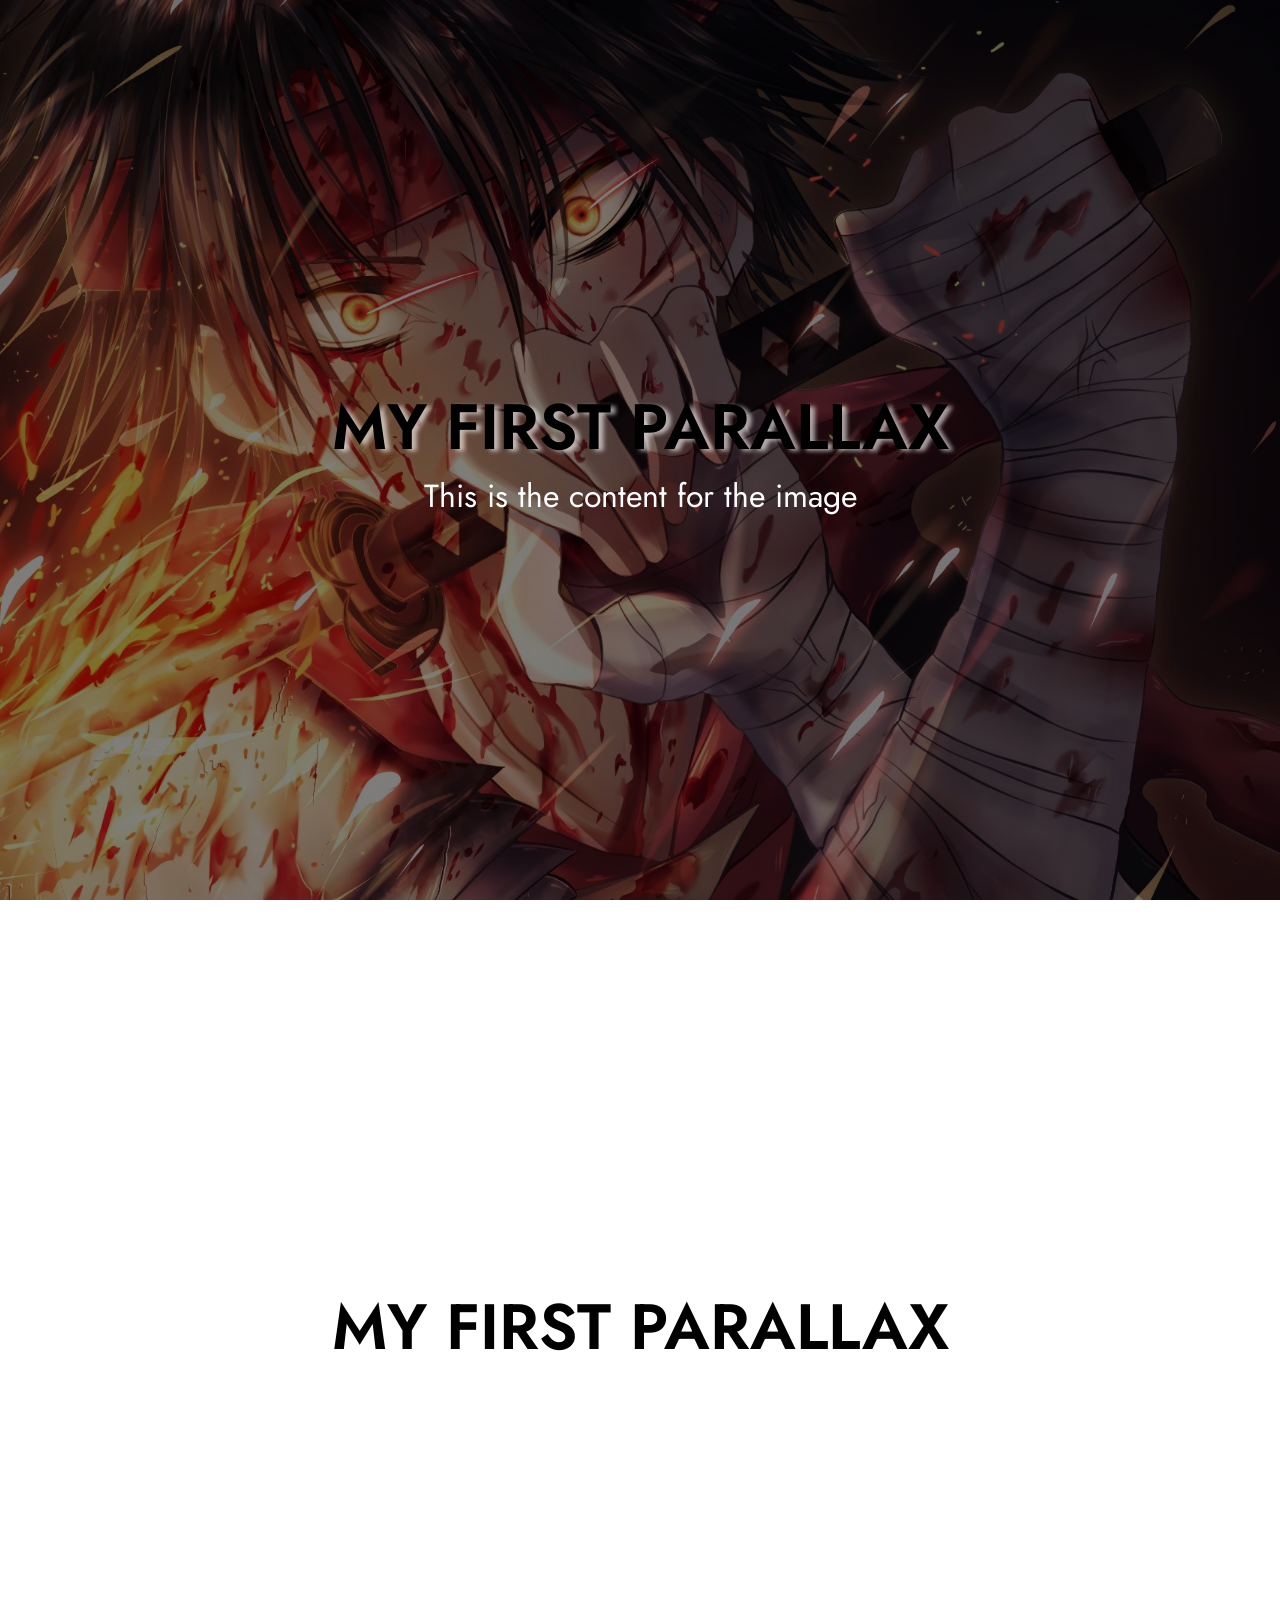
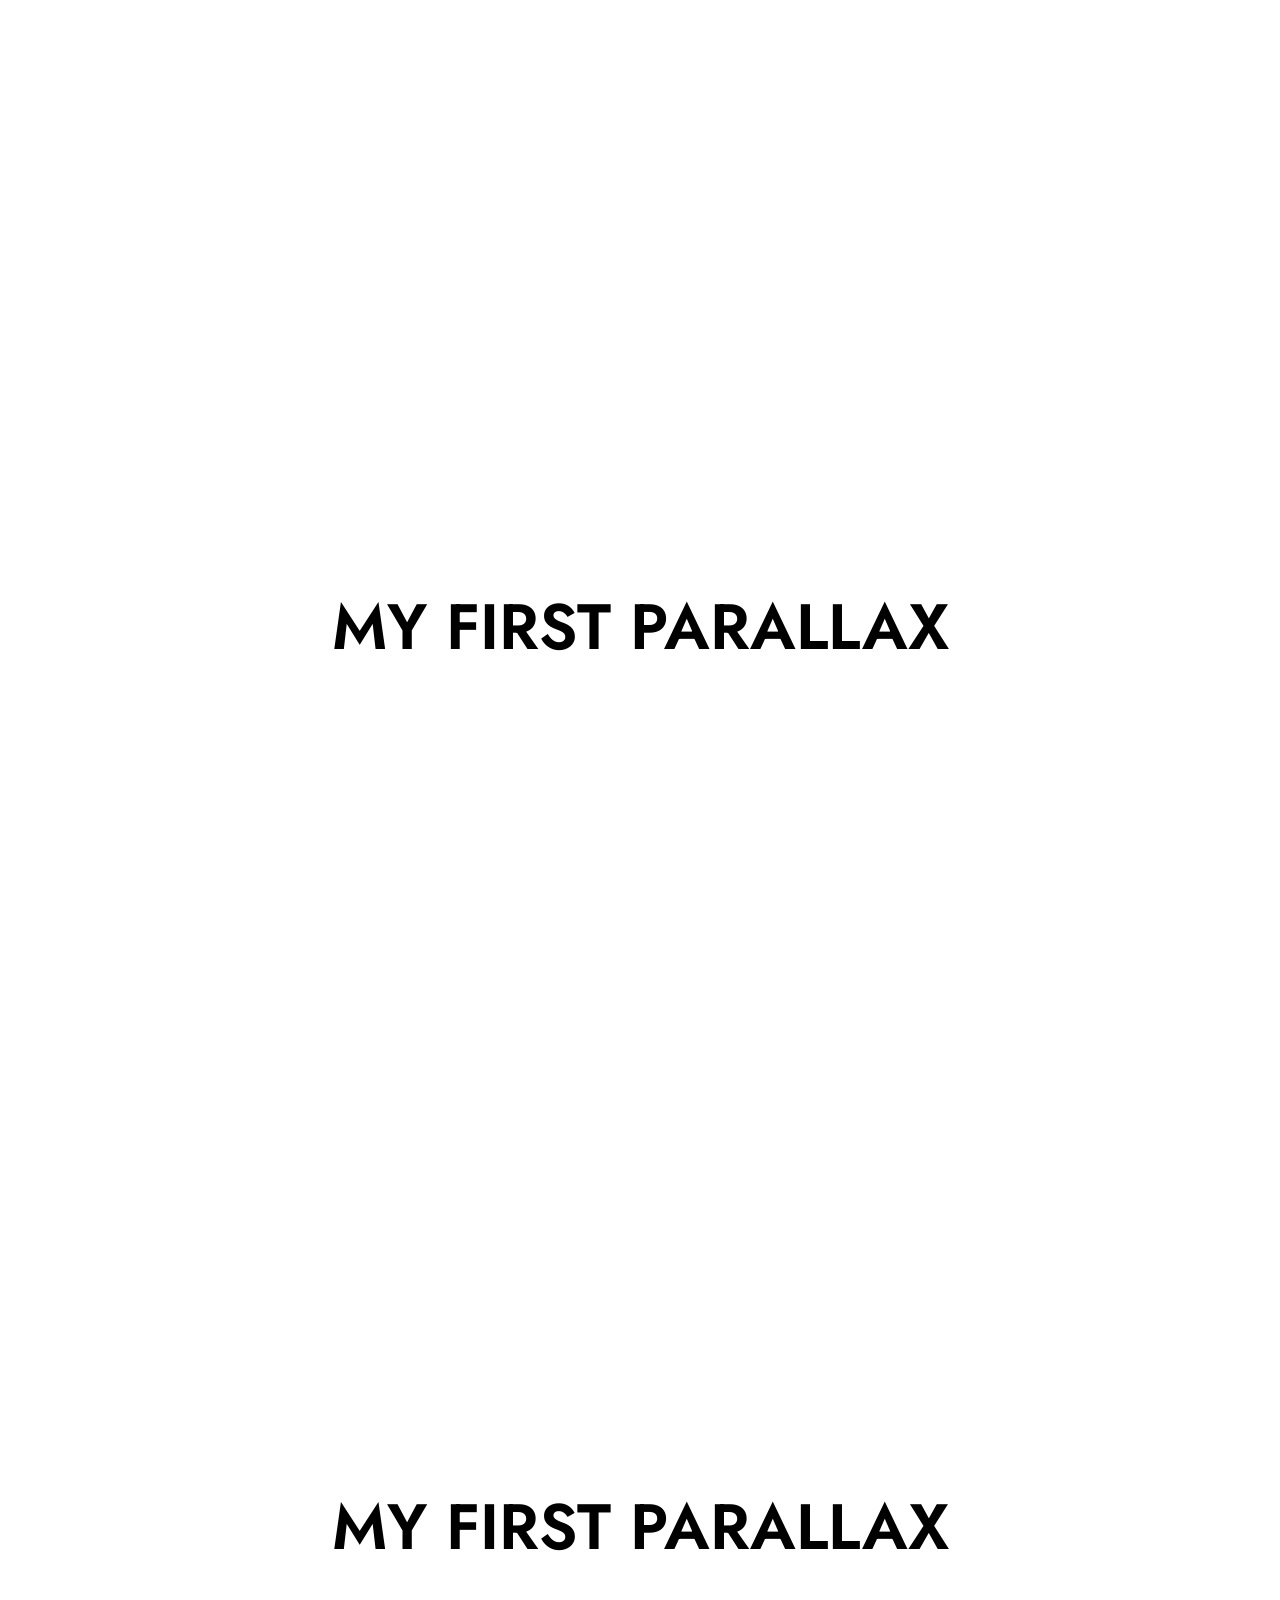
<file: parallax/index.html>
<!DOCTYPE html>
<html lang="en">

<head>
  <meta charset="UTF-8">
  <meta name="viewport" content="width=device-width, initial-scale=1.0">
  <title>Parallax Effect</title>
  <link rel="stylesheet" href="parallax.css">
  <link rel="preconnect" href="https://fonts.googleapis.com">
  <link rel="preconnect" href="https://fonts.gstatic.com" crossorigin>
  <link
    href="https://fonts.googleapis.com/css2?family=Jost:ital,wght@0,100..900;1,100..900&family=Roboto:ital,wght@0,100..900;1,100..900&display=swap"
    rel="stylesheet">
</head>

<body>
  <section class="section1">
    <h1>My first Parallax </h1>
    <p>This is the content for the image</p>
  </section>

  <section class="section2">
    <h1>My first Parallax</h1>
    <p>This is the content for the image</p>
  </section>

  <section class="section3">
    <h1>My first Parallax</h1>
    <p>This is the content for the image</p>
  </section>

  <section class="section4">
    <h1>My first Parallax </h1>
    <p>This is the content for the image</p>
  </section>

</body>

</html>
</file>
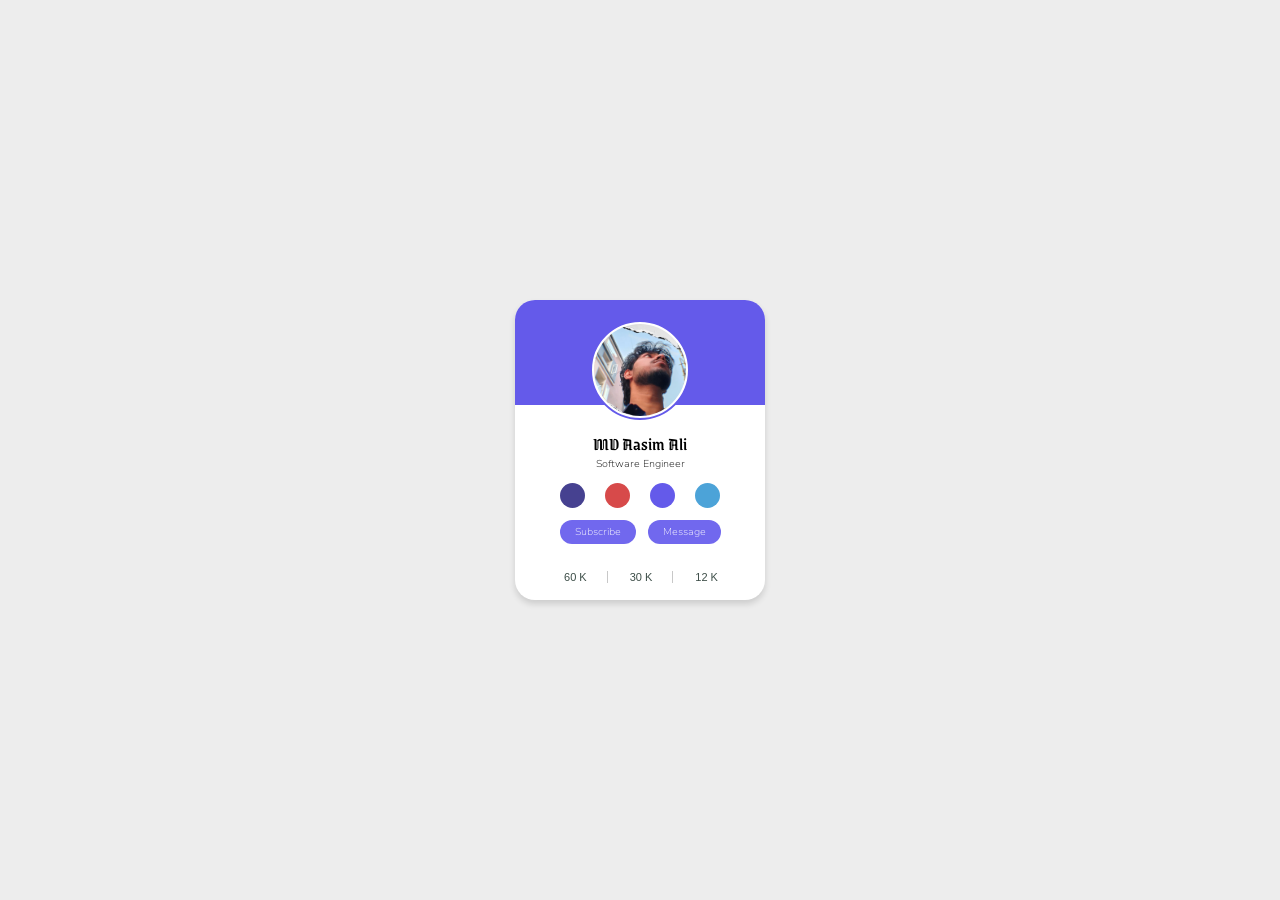
<file: profileCard/index.html>
<!DOCTYPE html>
<html lang="en">

<head>
  <meta charset="UTF-8">
  <meta name="viewport" content="width=device-width, initial-scale=1.0">
  <link rel="stylesheet" href="style.css">

  <link rel="preconnect" href="https://fonts.googleapis.com">
  <link rel="preconnect" href="https://fonts.gstatic.com" crossorigin>
  <link href="https://fonts.googleapis.com/css2?family=Grenze+Gotisch:wght@100..900&family=Nunito+Sans:opsz,wdth,wght@6..12,105,200&display=swap"
    rel="stylesheet">
  <!-- Basic Icons -->
  <link href="https://cdn.boxicons.com/3.0.8/fonts/basic/boxicons.min.css" rel="stylesheet">
  <!-- Filled Icons -->
  <link href="https://cdn.boxicons.com/3.0.8/fonts/filled/boxicons-filled.min.css" rel="stylesheet">
  <!-- Brand Icons -->
  <link href="https://cdn.boxicons.com/3.0.8/fonts/brands/boxicons-brands.min.css" rel="stylesheet">
  <title>Card</title>
</head>

<body>
  <div class="card">
    <div class="card-header">
      <img src="profile.jpg" alt="Profile Picture" class="profile-pic">
    </div>

    <div class="card-body">
      <div class="details">
        <p class="name">MD Aasim Ali</p>
        <p class="title">Software Engineer</p>
      </div>

      <div class="social-media">
        
        <a href="https://www.facebook.com/mdaasim.ali.963" aria-label="Facebook" class="link" style="background-color: rgb(70, 65, 144);">
          <i class="bxl bx-facebook"></i> 
        </a>
      
        <a href="https://www.instagram.com/a.a.s.i.m._56/" aria-label="Instagram" class="link" style="background-color: rgb(215, 74, 74);">
          <i class="bxl bx-instagram"></i> 
        </a>
      
        <a href="https://www.linkedin.com/in/aasim-ali-b0b450361/" aria-label="LinkedIn" class="link" style="background-color: rgb(100, 90, 234);">
          <i class="bxl bx-linkedin"></i> 
        </a>
      
        <a href="https://x.com/AasimAli893094" aria-label="Twitter" class="link" style="background-color: rgb(76, 163, 216);">
          <i class="bxl bx-twitter"></i> 
        </a>
        
      </div>
      
      <div class="btns">
        <button>Subscribe</button>
        <button>Message</button>
      </div>
      
      <div class="interaction">
        <div class="data">
          <i class="bxrd bx-heart" ></i>
          <span>60 K</span>
        </div>
        <div class="data">
          <i class="bxr bx-message-circle" ></i>
          <span>30 K</span>
        </div>
        <div class="data" style="border: none;">
          <i class="bxr bx-share" ></i>
          <span>12 K</span>
        </div>
      </div>
    </div>
  </div>

</body>

</html>
</file>
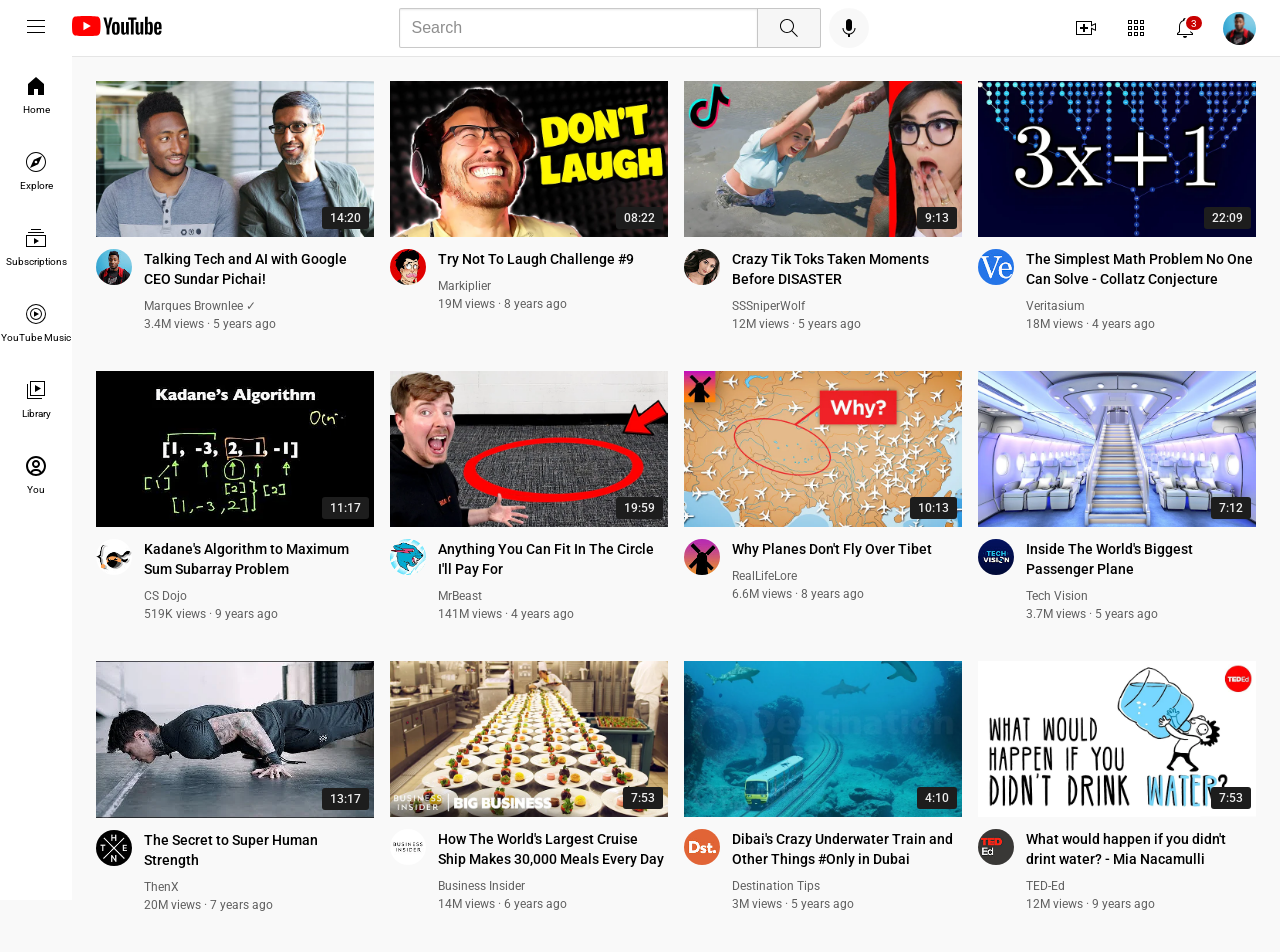
<file: Youtube-clone/index.html>
<!DOCTYPE html>
<html lang="en">

<head>
  <meta charset="UTF-8">
  <meta name="viewport" content="width=device-width, initial-scale=1.0">
  <title>YourTube Clone</title>

  <link rel="icon" href="youtube-logo-no-bg.png">

  <link rel="stylesheet" href="styles/header.css">
  <link rel="stylesheet" href="styles/general.css">
  <link rel="stylesheet" href="styles/side-bar.css">
  <link rel="stylesheet" href="styles/video.css">

  <link rel="preconnect" href="https://fonts.googleapis.com">
  <link rel="preconnect" href="https://fonts.gstatic.com" crossorigin>
  <link href="https://fonts.googleapis.com/css2?family=Roboto:ital,wght@0,100..900;1,100..900&display=swap"
    rel="stylesheet">
</head>

<body>

<!-- Header -->

  <header class="header">
    <!-- left section -->
    <div class="left-section">
    <button id="hamburger-menu-button">
        <img src="icons/hamburger-menu.svg" alt="Hamburger Menu" class="hamburger-menu-logo">
      </button>
      <a href="index.html" alt="YourTube Logo">
        <img src="icons/youtube-logo.svg" alt="YourTube Logo" class="youtube-logo">
      </a>
    </div>
    <!-- middle section -->
    <div class="middle-section">
      <input type="text" placeholder="Search" class="search-bar">
      <button class="search-button">
        <img src="icons/search.svg" alt="Search Icon" class="search-icon">
        <div class="tooltip">Search</div>
      </button>
      <button class="voice-search-button">
        <img src="icons/voice-search-icon.svg" alt="Voice Search Icon" class="voice-search-icon">
        <div class="tooltip">Search with your voice</div>
      </button>
    </div>
    <!-- right section -->
    <div class="right-section">
      <div class="container">
        <img src="icons/upload.svg" alt="Upload Icon" class="upload-icon">
        <div class="tooltip">Upload</div>
      </div>
      <div class="container">
        <img src="icons/youtube-apps.svg" alt="Apps Icon" class="youtube-apps-icon">
        <div class="tooltip">Youtube Apps</div>
      </div>
      <div class="container">
        <img src="icons/notifications.svg" alt="Notification Bell Icon" class="notification-icon">
        <div class="notification-count">3</div>
        <div class="tooltip">Notifications</div>
      </div>
      <img src="channels-profile/channel-1.jpeg" alt="Profile Picture" class="current-user">
    </div>
  </header>



<!-- Side Bar -->

  <nav class="sidebar">
    <a href="index.html" alt="Home">
      <div class="sidebar-item">
        <img src="icons/home.svg" alt="Home Icon">
        <p class="side-bar-icon-text">Home</p>
      </div>
    </a>

    <a href="explore.html" alt="Explore">
      <div class="sidebar-item" >
        <img src="icons/explore.svg" alt="Explore Icon">
        <p class="side-bar-icon-text">Explore</p>
      </div>
    </a>

    <a href="subscriptions.html" alt="Subscriptions">
      <div class="sidebar-item" >
        <img src="icons/subscriptions.svg" alt="Subscriptions Icon">
        <p class="side-bar-icon-text">Subscriptions</p>
      </div>
    </a>
    
    <a href="youtube-music.html" alt="YouTube Music">
      <div class="sidebar-item"   >
        <img src="icons/youtube-music.svg" alt="YouTube Music Icon">
        <p class="side-bar-icon-text">YouTube Music</p>
      </div>
    </a>
    
    <a href="library.html" alt="Library">
      <div class="sidebar-item" >
        <img src="icons/library.svg" alt="Library Icon">
        <p class="side-bar-icon-text">Library</p>
      </div>
    </a>

    <a href="profile.html" alt="Profile">
      <div class="sidebar-item" >
        <img src="icons/profile.svg" alt="Profile">
        <p class="side-bar-icon-text">You</p>
      </div>
    </a>
  </nav>


<!-- Main Content -->

  <main>
    <section class="videos-grid">
      <div class="video-card">
        <div class="video-thumbnail">
          <a href="https://www.youtube.com/watch?v=n2RNcPRtAiY">
            <img src="thumbnails/thumbnail-1.webp" alt="Taking Tech and AI with Sundar Pichai" class="thumbnail">
          </a>
          <div class="video-duration">14:20</div>
        </div>
        <div class="video-info-grid">
          <div>
            <a href="https://www.youtube.com/c/mkbhd">
              <img src="channels-profile/channel-1.jpeg" class="profile-pic" alt="profile">
            </a>
          </div>
          <div class="video-info">
            <a href="https://www.youtube.com/watch?v=n2RNcPRtAiY">
              <p class="video-title">Talking Tech and AI with Google CEO Sundar Pichai!</p>
            </a>
            <a href="https://www.youtube.com/c/mkbhd">
              <p class="video-author">Marques Brownlee &#10003; </p>
            </a>
            <p class="video-stats">3.4M views &#183; 5 years ago</p>
          </div>
        </div>
      </div>

      <div class="video-card">
        <div class="video-thumbnail">
          <a href="https://www.youtube.com/watch?v=mP0RAo9SKZk">
            <img src="thumbnails/thumbnail-2.webp" alt="Laughing-challenge" class="thumbnail">
          </a>
          <div class="video-duration">08:22</div>
        </div>
        <div class="video-info-grid">
          <div>
            <a href="https://www.youtube.com/@markiplier">
              <img src="channels-profile/channel-2.jpeg" class="profile-pic" alt="profile">
            </a>
          </div>
          <div class="video-info">
            <a href="https://www.youtube.com/watch?v=mP0RAo9SKZk">
              <p class="video-title">Try Not To Laugh Challenge #9</p>
            </a>
            <a href="https://www.youtube.com/@markiplier">
              <p class="video-author">Markiplier</p>
            </a>
            <p class="video-stats">19M views &#183; 8 years ago</p>
          </div>
        </div>
      </div>

      <div class="video-card">
        <div class="video-thumbnail">
          <a href="https://www.youtube.com/watch?v=FgjPQQeTh1w">
            <img src="thumbnails/thumbnail-3.webp" alt="Tiktok-moments" class="thumbnail">
          </a>
          <div class="video-duration">9:13</div>
        </div>
        <div class="video-info-grid">
          <div>
            <a href="https://www.youtube.com/c/SSSniperWolf">
              <img src="channels-profile/channel-3.jpeg" class="profile-pic" alt="profile">
            </a>
          </div>
          <div class="video-info">
            <a href="https://www.youtube.com/watch?v=FgjPQQeTh1w">
              <p class="video-title">Crazy Tik Toks Taken Moments Before DISASTER</p>
            </a>
            <a href="https://www.youtube.com/c/SSSniperWolf">
              <p class="video-author">SSSniperWolf</p>
            </a>
            <p class="video-stats">12M views &#183; 5 years ago</p>
          </div>
        </div>
      </div>

      <div class="video-card">
        <div class="video-thumbnail">
          <a href="https://www.youtube.com/watch?v=094y1Z2wpJg">
            <img src="thumbnails/thumbnail-4.webp" alt="Math-problems" class="thumbnail">
          </a>
          <div class="video-duration">22:09</div>
        </div>
        <div class="video-info-grid">
          <div>
            <a href="https://www.youtube.com/c/Veritasium">
              <img src="channels-profile/channel-4.jpeg" class="profile-pic" alt="profile">
            </a>
          </div>
          <div class="video-info">
            <a href="https://www.youtube.com/watch?v=094y1Z2wpJg">
              <p class="video-title">The Simplest Math Problem No One Can Solve - Collatz Conjecture</p>
            </a>
            <a href="https://www.youtube.com/c/Veritasium">
              <p class="video-author">Veritasium</p>
            </a>
            <p class="video-stats">18M views &#183; 4 years ago</p>
          </div>
        </div>
      </div>

      <div class="video-card">
        <div class="video-thumbnail">
          <a href="https://www.youtube.com/watch?v=86CQq3pKSUw">
            <img src="thumbnails/thumbnail-5.webp" alt="Algorithms" class="thumbnail">
          </a>
          <div class="video-duration">11:17</div>
        </div>
        <div class="video-info-grid">
          <div>
            <a href="https://www.youtube.com/c/CSDojo">
              <img src="channels-profile/channel-5.jpeg" class="profile-pic" alt="profile">
            </a>
          </div>
          <div class="video-info">
            <a href="https://www.youtube.com/watch?v=86CQq3pKSUw">
              <p class="video-title">Kadane's Algorithm to Maximum Sum Subarray Problem</p>
            </a>
            <a href="https://www.youtube.com/c/CSDojo">
              <p class="video-author">CS Dojo</p>
            </a>
            <p class="video-stats">519K views &#183; 9 years ago</p>
          </div>
        </div>
      </div>

      <div class="video-card">
        <div class="video-thumbnail">
          <a href="https://www.youtube.com/watch?v=yXWw0_UfSFg">
            <img src="thumbnails/thumbnail-6.webp" alt="Mrbeast-challenge" class="thumbnail">
          </a>
          <div class="video-duration">19:59</div>
        </div>
        <div class="video-info-grid">
          <div>
            <a href="https://www.youtube.com/channel/UCX6OQ3DkcsbYNE6H8uQQuVA">
              <img src="channels-profile/channel-6.jpeg" class="profile-pic" alt="profile">
            </a>
          </div>
          <div class="video-info">
            <a href="https://www.youtube.com/watch?v=yXWw0_UfSFg">
              <p class="video-title">Anything You Can Fit In The Circle I'll Pay For</p>
            </a>
            <a href="https://www.youtube.com/channel/UCX6OQ3DkcsbYNE6H8uQQuVA">
              <p class="video-author">MrBeast</p>
            </a>
            <p class="video-stats">141M views &#183; 4 years ago</p>
          </div>
        </div>
      </div>

      <div class="video-card">
        <div class="video-thumbnail">
          <a href="https://www.youtube.com/watch?v=fNVa1qMbF9Y">
            <img src="thumbnails/thumbnail-7.webp" alt="no-plans-over-tibet" class="thumbnail">
          </a>
          <div class="video-duration">10:13</div>
        </div>
        <div class="video-info-grid">
          <div>
            <a href="https://www.youtube.com/c/RealLifeLore">
              <img src="channels-profile/channel-7.jpeg" class="profile-pic" alt="profile">
            </a>
          </div>
          <div class="video-info">
            <a href="https://www.youtube.com/watch?v=fNVa1qMbF9Y">
              <p class="video-title">Why Planes Don't Fly Over Tibet</p>
            </a>
            <a href="https://www.youtube.com/c/RealLifeLore">
              <p class="video-author">RealLifeLore</p>
            </a>
            <p class="video-stats">6.6M views &#183; 8 years ago</p>
          </div>
        </div>
      </div>

      <div class="video-card">
        <div class="video-thumbnail">
          <a href="https://www.youtube.com/watch?v=lFm4EM1juls">
            <img src="thumbnails/thumbnail-8.webp" alt="World's-biggest-plane" class="thumbnail">
          </a>
          <div class="video-duration">7:12</div>
        </div>
        <div class="video-info-grid">
          <div>
            <a href="https://www.youtube.com/channel/UCP5tjEmvPItGyLhmjdwP7Ww">
              <img src="channels-profile/channel-8.jpeg" class="profile-pic" alt="profile">
            </a>
          </div>
          <div class="video-info">
            <a href="https://www.youtube.com/watch?v=lFm4EM1juls">
              <p class="video-title">Inside The World's Biggest Passenger Plane</p>
            </a>
            <a href="https://www.youtube.com/channel/UCP5tjEmvPItGyLhmjdwP7Ww">
              <p class="video-author">Tech Vision</p>
            </a>
            <p class="video-stats">3.7M views &#183; 5 years ago</p>
          </div>
        </div>
      </div>

      <div class="video-card">
        <div class="video-thumbnail">
          <a href="https://www.youtube.com/watch?v=ixmxOlcrlUc">
            <img src="thumbnails/thumbnail-9.webp" alt="Super-Human-strength" class="thumbnail">
          </a>
          <div class="video-duration">13:17</div>
        </div>
        <div class="video-info-grid">
          <div>
            <a href="https://www.youtube.com/c/OFFICIALTHENXSTUDIOS">
              <img src="channels-profile/channel-9.jpeg" class="profile-pic" alt="profile">
            </a>
          </div>
          <div class="video-info">
            <a href="https://www.youtube.com/watch?v=ixmxOlcrlUc">
              <p class="video-title">The Secret to Super Human Strength</p>
            </a>
            <a href="https://www.youtube.com/c/OFFICIALTHENXSTUDIOS">
              <p class="video-author">ThenX</p>
            </a>
            <p class="video-stats">20M views &#183; 7 years ago</p>
          </div>
        </div>
      </div>

      <div class="video-card">
        <div class="video-thumbnail">
          <a href="https://www.youtube.com/watch?v=R2vXbFp5C9o">
            <img src="thumbnails/thumbnail-10.webp" alt="World's-Largest-Cruise-Ship" class="thumbnail">
          </a>
          <div class="video-duration">7:53</div>
        </div>
        <div class="video-info-grid">
          <div>
            <a href="https://www.youtube.com/user/businessinsider">
              <img src="channels-profile/channel-10.jpeg" class="profile-pic" alt="profile">
            </a>
          </div>
          <div class="video-info">
            <a href="https://www.youtube.com/watch?v=R2vXbFp5C9o">
              <p class="video-title">How The World's Largest Cruise Ship Makes 30,000 Meals Every Day</p>
            </a>
            <a href="https://www.youtube.com/user/businessinsider">
              <p class="video-author">Business Insider</p>
            </a>
            <p class="video-stats">14M views &#183; 6 years ago</p>
          </div>
        </div>
      </div>

      <div class="video-card">
        <div class="video-thumbnail">
          <a href="https://www.youtube.com/watch?v=0nZuYyXET3s">
            <img src="thumbnails/thumbnail-11.webp" alt="Under-water-train" class="thumbnail">
          </a>
          <div class="video-duration">4:10</div>
        </div>
        <div class="video-info-grid">
          <div>
            <a href="https://www.youtube.com/c/Destinationtips">
              <img src="channels-profile/channel-11.jpeg" class="profile-pic" alt="profile">
            </a>
          </div>
          <div class="video-info">
            <a href="https://www.youtube.com/watch?v=0nZuYyXET3s">
              <p class="video-title">Dibai's Crazy Underwater Train and Other Things #Only in Dubai</p>
            </a>
            <a href="https://www.youtube.com/c/Destinationtips">
              <p class="video-author">Destination Tips</p>
            </a>
            <p class="video-stats">3M views &#183; 5 years ago</p>
          </div>
        </div>
      </div>

      <div class="video-card">
        <div class="video-thumbnail">
          <a href="https://www.youtube.com/watch?v=9iMGFqMmUFs">
            <img src="thumbnails/thumbnail-12.webp" alt="Mia-Nacamulli" class="thumbnail">
          </a>
          <div class="video-duration">7:53</div>
        </div>
        <div class="video-info-grid">
          <div>
            <a href="https://www.youtube.com/teded">
              <img src="channels-profile/channel-12.jpeg" class="profile-pic" alt="profile">
            </a>
          </div>
          <div class="video-info">
            <a href="https://www.youtube.com/watch?v=9iMGFqMmUFs">
              <p class="video-title">What would happen if you didn't drint water? - Mia Nacamulli</p>
            </a>
            <a href="https://www.youtube.com/teded">
              <p class="video-author">TED-Ed</p>
            </a>
            <p class="video-stats">12M views &#183; 9 years ago</p>
          </div>
        </div>
      </div>
    </section>
  </main>

</body>

</html>
</file>
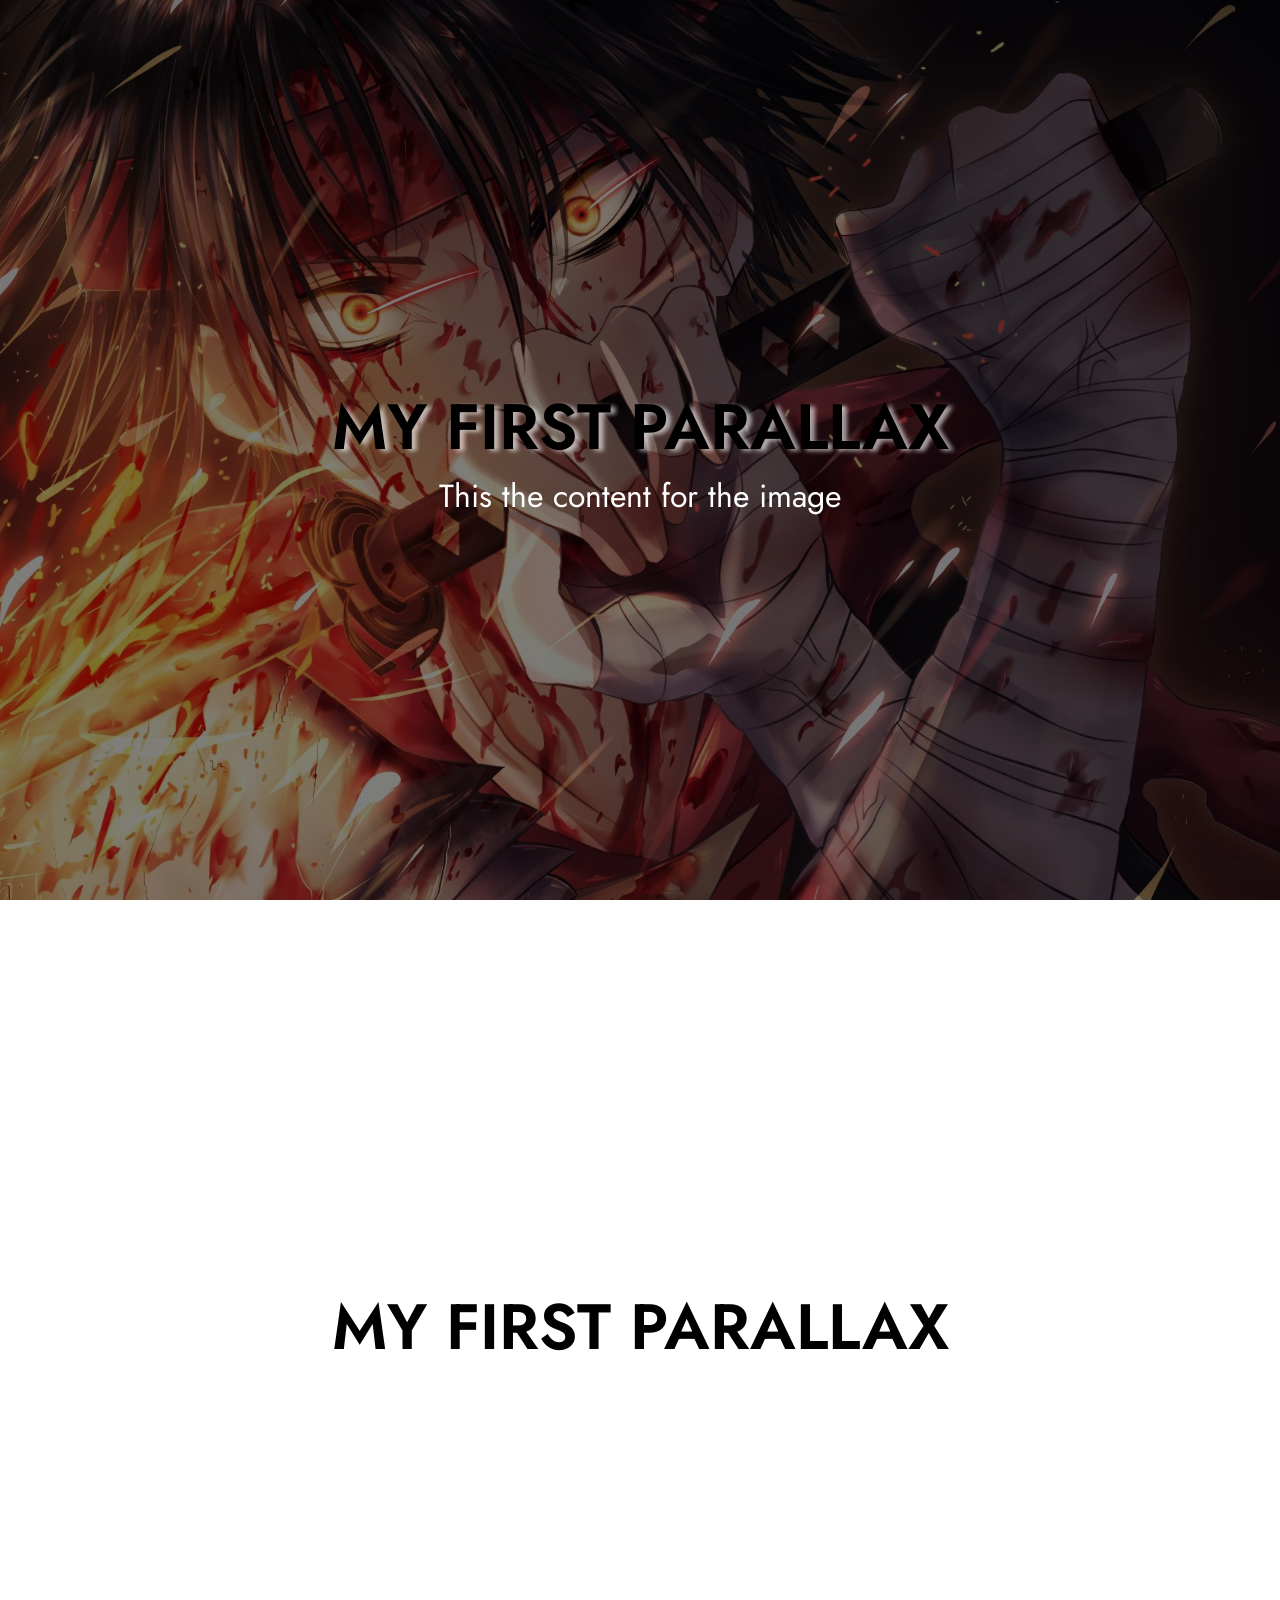
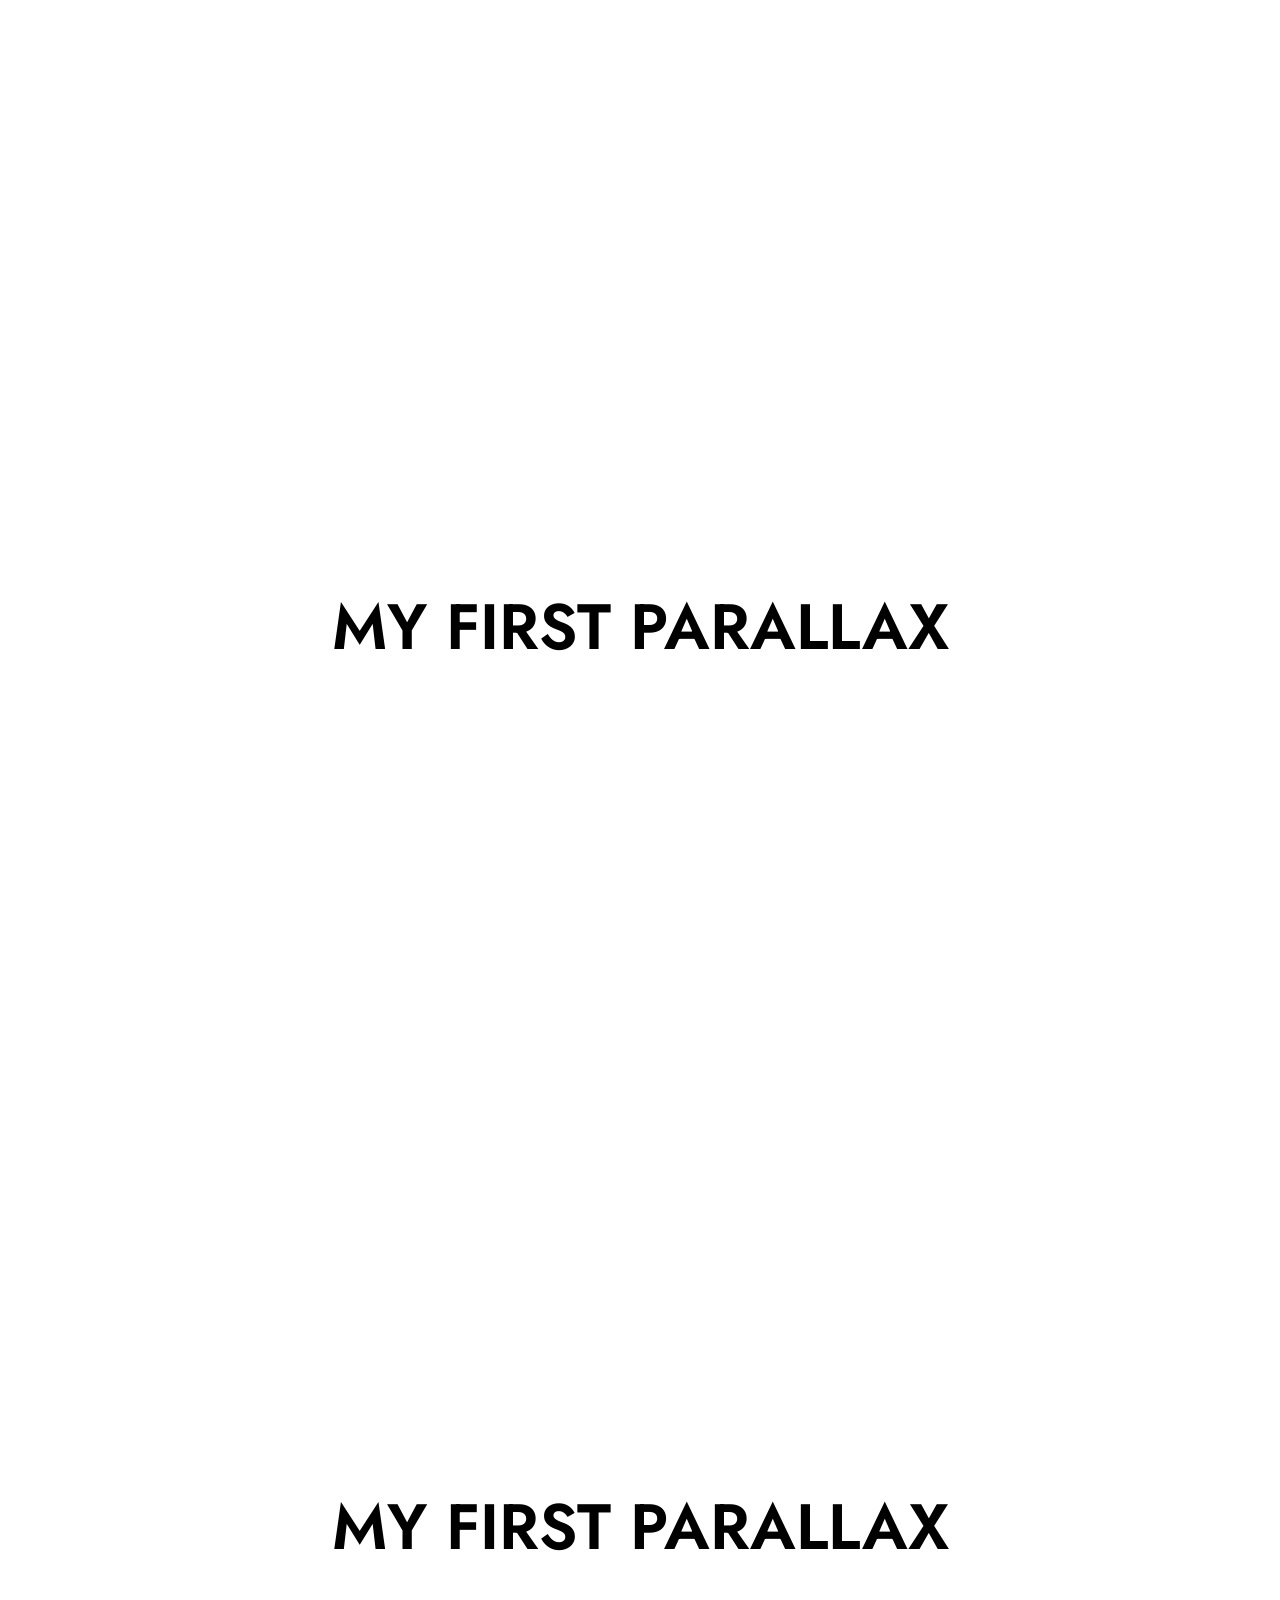
<file: parallax/parallax_effect.html>
<!DOCTYPE html>
<html lang="en">

<head>
  <meta charset="UTF-8">
  <meta name="viewport" content="width=device-width, initial-scale=1.0">
  <title>Parallax Effect</title>
  <link rel="stylesheet" href="parallax.css">
  <link rel="preconnect" href="https://fonts.googleapis.com">
  <link rel="preconnect" href="https://fonts.gstatic.com" crossorigin>
  <link
    href="https://fonts.googleapis.com/css2?family=Jost:ital,wght@0,100..900;1,100..900&family=Roboto:ital,wght@0,100..900;1,100..900&display=swap"
    rel="stylesheet">
</head>

<body>
  <section class="section1">
    <h1>My first Parallax </h1>
    <p>This the content for the image</p>
  </section>

  <section class="section2">
    <h1>My first Parallax</h1>
    <p>This the content for the image</p>
  </section>

  <section class="section3">
    <h1>
      My first Parallax
    </h1>
    <p>This the content for the image</p>
  </section>

  <section class="section4">
    <h1>My first Parallax </h1>
    <p>This the content for the image</p>
  </section>

</body>

</html>
</file>
<file: parallax/parallax.css>
* {
  margin: 0;
  padding: 0;
  font-family: "Jost", sans-serif;
  box-sizing: border-box;
}

h1 {
  font-size: 64px;
  font-weight: 600;
  text-transform: Uppercase;
  text-shadow: 5px 2px 4px rgba(255, 255, 255, 0.604);

  color: rgb(0, 0, 0);
}

p {
  font-size: 32px;
  color: white;
}

section {
  height: 100vh;
  width: 100%;

  background-attachment: fixed;
  /* background-repeat: no-repeat; */
  /* It is not neened when bg size is cover */
  background-size: cover;
  /* we can also use 100% 100vh */
  background-position: top;


  /* Grid can only be used when there is only one element or all of them should be wrapped in one div inside the section */
  /* display: grid;
  place-items: center; */

  display: flex;
  flex-direction: column;
  justify-content: center;
  align-items: center;
}

.section1 {
  background-image: linear-gradient(rgba(0, 0, 0, 0.5),
      rgba(0, 0, 0, 0.5)), url('images/image1.jpg');

}

.section2 {
  background-image: linear-gradient(rgba(0, 0, 0, 0.5),
      rgba(0, 0, 0, 0.5)), url('./images/image2.webp');
}

.section3 {
  background-image: linear-gradient(rgba(0, 0, 0, 0.5),
      rgba(0, 0, 0, 0.5)), url('./images/image3.jpg');
}

.section4 {
  background-image: linear-gradient(rgba(0, 0, 0, 0.5),
      rgba(0, 0, 0, 0.5)), url('./images/image1.jpg');
}
</file>
<file: profileCard/style.css>
*{
  margin: 0;
  padding: 0;
  box-sizing: border-box;
  font-family: 'Poppins', sans-serif;
}
body{
  background-color: rgb(237, 237, 237);
  height: 100vh;

  display: flex;
  justify-content: center;
  align-items: center;
  /* we can alo use this */
  /* display: grid;
  place-items: center; */

}
.card{
  height: 300px;
  width: 250px;

  display: flex;
  flex-direction: column;
  gap: 25px;

  border-radius: 20px;
  box-shadow: 0 4px 6px rgba(0, 0, 0, 0.136);

  background-color: white;
}
.card-header{
  height: 35%;
  width: 100%;
  background-color: rgb(100, 90, 234);
  
  border-radius: 20px 20px 0 0;

  position: relative;
}
.card .profile-pic{
  height: 100px;
  width: 100px;
  background-color: white;

  object-fit: cover;
  object-position: center;

  border: 2px solid rgb(100, 90, 234);
  border-radius: 50%;
  padding: 2px;

  position: absolute;
  bottom: -15px;
  left:50%;
  transform: translate(-50%);
}
.card-body{
  display: flex;
  flex-direction: column;
  align-items: center;
  justify-content: center;
  gap: 12px;
}
.name{
  font-family: "Grenze Gotisch", serif;
  font-size: 18px;
  font-weight: 500;
  font-style: normal;
}
.title,button{
  font-family: "Nunito Sans", sans-serif;
  font-optical-sizing: auto;
  font-weight: 200;
  font-style: normal;
  font-variation-settings:
    "wdth" 105,
    "YTLC" 500;
  font-size: 10px;
}
.social-media {
  display: flex;
  align-items: center;
  justify-content: center;
}
.link{
  display: flex;
  align-items: center;
  justify-content: center;

  text-decoration: none;
  margin: 0 10px;
  color: white;
  background-color: rgb(100, 90, 234);  
  height: 25px;
  width: 25px;
  border-radius: 50%;
  font-size: 12px;
}


.btns{
  display: flex;
  gap: 12px;
}
.details {
  display: flex;
  flex-direction: column;
  align-items: center;
  justify-content: center;
}
button{
  font-size:10px ;
  color:white;
  background-color: rgb(113, 104, 238) ;
  border: none;
  border-radius: 20px;
  padding:5px 15px;
  cursor: pointer;

  transition: all 0.3s ease;
}
button:hover{
  background-color: rgb(93, 83, 233);
}
button:active{
  transform: scale(0.95);
}

.interaction {
  display: flex;
  align-items: center;
  margin-top: 15px;
  font-size: 11px;
}
.data{
  display: flex;
  align-items: center;
  gap: 2px;
  padding: 0 20px;
  
  color: rgb(61, 78, 72);

  border-right: 1px solid rgb(200, 200, 200);
}
i {
  cursor: pointer;
}
i:active{
  color: red;
}
</file>
<file: Youtube-clone/styles/header.css>
.header {
  height: 56px;
  background-color: #fff;
  
  border-bottom: 1px solid #e5e5e5;
  
  display: flex;
  justify-content: space-between;

  position: fixed;
  top: 0;
  left: 0;
  right: 0;

  z-index: 100;
}




.left-section {
  display: flex;
  align-items: center;
}
#hamburger-menu-button {
  background: none;
  border: none;
  padding: 0;
  margin: 0;
  cursor: pointer;
}
.hamburger-menu-logo {
  width: 24px;
  height: 24px;
  margin-left: 24px;
}
.youtube-logo {
  width: 90px;
  margin-left: 24px;
}




.middle-section {
  display: flex;
  flex:1;
  align-items: center;
  justify-content: center;

  max-width: 470px;
  
  margin-left: 60px;
  margin-right: 29px;
}

.search-bar{
  flex: 1;
  box-sizing: border-box;
  height: 40px;
  width: 0px;
  
  padding-left: 12px;
  font-size: 16px;
  
  border: 1px solid #b8b8b8c0;
  border-radius: 2px 0 0 2px;
  box-shadow: inset 0 1px 2px rgba(0, 0, 0, 0.09);
}
.search-bar::placeholder{
  color: #7a7a7ad8;
  font-size: 16px;
}

.search-button{
  width: 64px;
  height: 40px;
  box-sizing: border-box;
  background-color: #f6f6f6f6;
  
  border: 1px solid #b8b8b8c0;
  border-radius: 0 2px 2px 0;
  
  margin-right: 8px;
  margin-left: -1px;

  display: flex;
  justify-content: center;
  align-items: center;

  position: relative;
}

.search-button .tooltip,
.voice-search-button .tooltip,
.right-section div .tooltip {
  position: absolute;
  bottom: -30px;

  background-color: rgb(130, 129, 129);
  color: white;
  
  padding: 4px 8px;
  font-size: 12px;

  border-radius: 3px;
  opacity: 0;
  transition: opacity 0.15s;
  pointer-events: none;
  white-space: nowrap;

}
.search-button:hover .tooltip,
.voice-search-button:hover .tooltip,
.right-section div:hover .tooltip{
  opacity: 1;
}
.search-icon{
  height: 24px;
}

.voice-search-button{
  height: 40px;
  width: 40px;
  box-sizing: border-box;
  background-color: rgba(245, 245, 245, 0.694);

  border:none;
  border-radius:20px;
  
  display: flex;
  justify-content: center;
  align-items: center;

  position: relative;
}
.voice-search-icon{
  height: 24px;
}




.right-section {
  width: 206px;
  display: flex;
  flex-shrink: 0;
  justify-content: space-between;
  align-items: center;
}
.upload-icon{
  width: 24px;
  height: 24px;
}
.youtube-apps-icon{
  width: 24px;
  height: 24px;
}

.notification-icon{
  width: 24px;
  height: 24px;
}
.notification-count{
  position: absolute;
  top:-2px;
  right:-7px;

  padding:1.5px 5px;

  background-color: rgb(201, 0, 0);
  color: white;
  font-size: 10px;

  display: flex;
  align-items: center;
  justify-content: center;
  
  border:2px solid white;
  border-radius: 10px;
}

.right-section .current-user{
  width: 33px;
  height: 33px;
  margin-right: 24px;

  border-radius: 20px;
}

.right-section .container {
  position: relative;
  
  display: flex;
  justify-content: center;
  align-items: center;
}
</file>
<file: Youtube-clone/styles/general.css>
p{
    font-family: Roboto , Arial ;
    margin-top: 0;
    margin-bottom: 0;
}
body{
    margin: 0;
    padding:81px 24px 40px 96px;
    font-family: Roboto,Arial;
    background-color: rgba(249, 249, 249, 0.897);
}
a{
    text-decoration: none;
    color: inherit;
}
</file>
<file: Youtube-clone/styles/side-bar.css>
* {
  margin: 0;
  padding: 0;
  text-decoration: none;
}

.sidebar{
  position: fixed;
  top: 56px;
  width: 72px;
  left: 0;
  bottom: 0;
  background-color: #fff;

  z-index: 200;
}

.sidebar-item{
  height: 76px;
  
  display: flex;
  flex-direction: column;
  align-items: center;
  justify-content: center;
}
.sidebar-item:hover{
  background-color: rgb(240, 240, 240);
  cursor: pointer;
}

.sidebar img{
  width: 24px;
}

.side-bar-icon-text{
  font-size: 10px;
  margin-top: 6px;
}


/* @media (min-width: 1200px) { */
  /* .sidebar{       
    width: 140px;
  } */
  /* we don't need to do this and it won't work we can directly change the width of the sidebar using DOM 
  const sidebar = document.querySelector(".sidebar");
  sidebar.style.width = "140px"; */
 
  /* .sidebar{       
    width: 140px;
  } */
  
  /* flex-direction: row; */
  /* const sidebarItem = document.querySelector(".sidebar-item");
  sidebarItem.style.flexDirection = "row"; */ 
 
  /* .sidebar-item{ 
    height: 76px;
    display: flex;
    flex-direction: row;
    justify-content: flex-start;
    align-items: center;
    padding-left: 22px;
    gap: 5px;
  }
  body{
    padding-left: 164px;
  }
} */

/* 
.side-bar-icon-text{
  font-size: 14px;
  margin-top: 2px; 
}*/
</file>
<file: Youtube-clone/styles/video.css>
.videos-grid {
    display: grid;
    column-gap: 16px;
    row-gap: 40px;
}

@media (max-width: 730px) {
    .videos-grid {
        grid-template-columns: repeat(2, 1fr);
    }
}
@media (min-width: 731px) and (max-width: 999px) {
    .videos-grid {
        grid-template-columns: repeat(3, 1fr);
    }
}
@media (min-width: 1000px) {
    .videos-grid {
        grid-template-columns: repeat(4, 1fr);
    }
}

.video-thumbnail{
    position: relative;
}
.video-thumbnail .thumbnail {
    width: 100%;
}
.video-duration{
    position: absolute;
    bottom: 12px;
    right: 5px;

    padding: 4px 8px;
    border-radius: 3px;

    color: rgb(237, 237, 237);
    background-color: rgb(29, 29, 29);
    
    font-size: 12px;
    font-weight: 500;
}

.video-info-grid {
    display: grid;
    grid-template-columns: 36px 1fr;
    column-gap: 12px;

    margin-top: 8px;
}

.profile-pic {
    width: 100%;
    border-radius: 50%;
}

.video-title {
    font-size: 14px;
    font-weight: 500;
    line-height: 20px;

    margin-bottom: 10px;
}

/* @media (min-width: 1000px) {
    .video-title {
        font-size: 16px;
        line-height: 24px;
    }
} */

.video-stats , .video-author {
    font-size: 12px;
    color: rgb(96, 96, 96);
}

/* @media (min-width: 1000px) {
    .video-stats , .video-author {
        font-size: 14px;
    }
} */

.video-author {
    margin-bottom: 4px;
}
</file>
